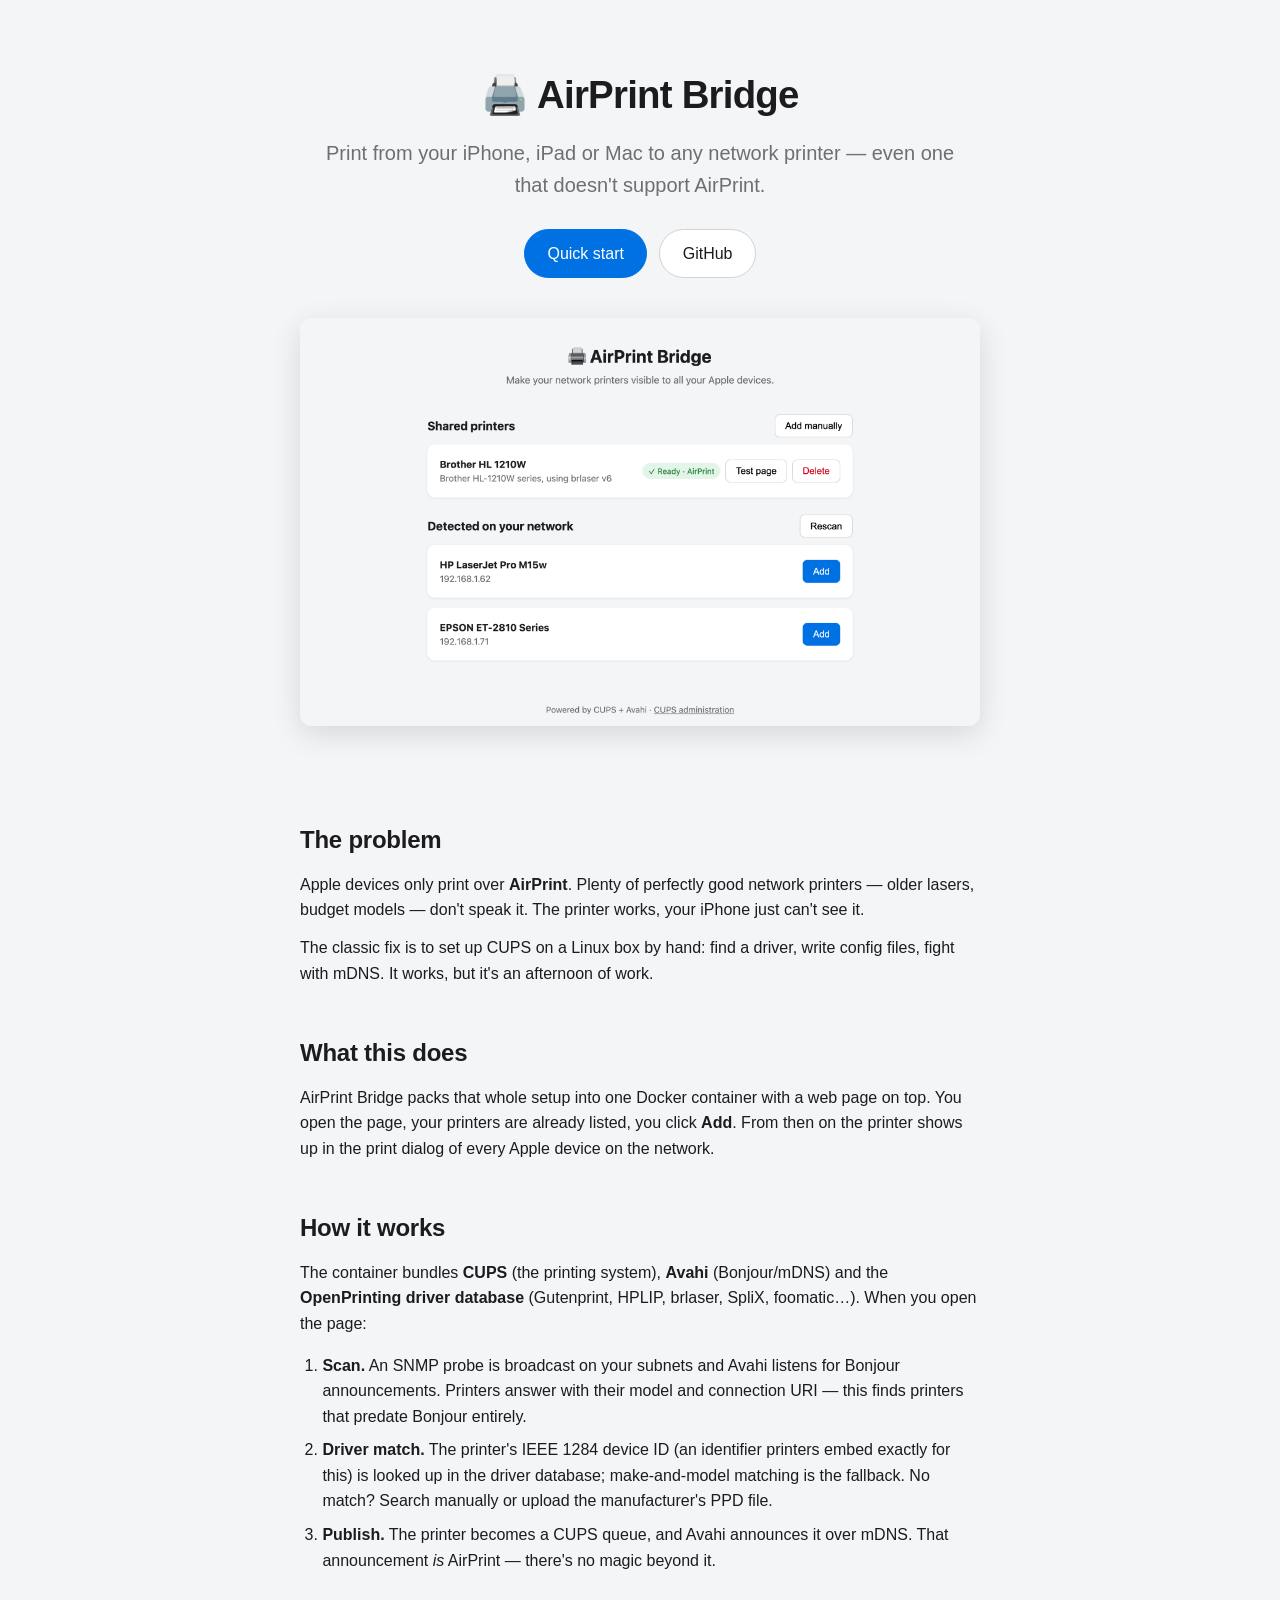
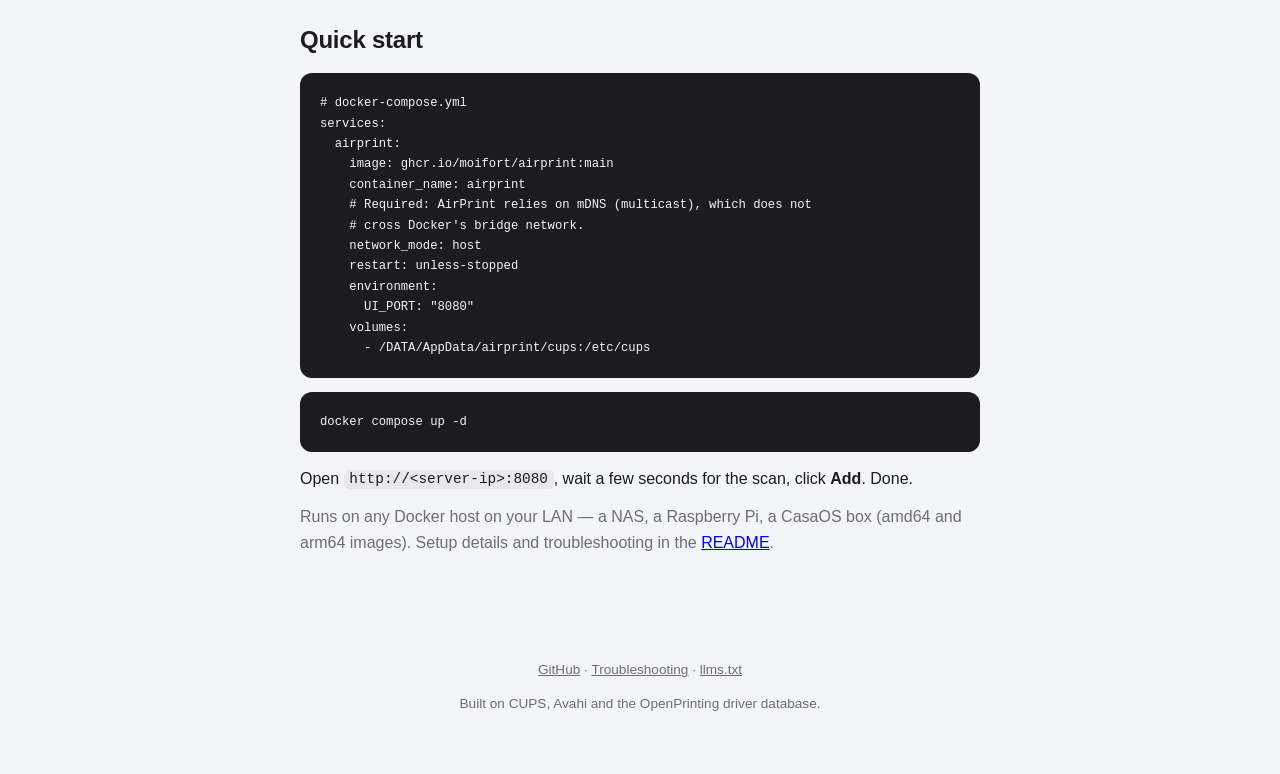
<file: docs/index.html>
<!doctype html>
<html lang="en">
<head>
  <meta charset="utf-8">
  <meta name="viewport" content="width=device-width, initial-scale=1">
  <title>AirPrint Bridge — print from your iPhone to any printer</title>
  <meta name="description" content="A Docker container that makes any network printer visible over AirPrint to your iPhone, iPad and Mac. Auto-detection, one-click setup.">
  <link rel="icon" href="data:image/svg+xml,<svg xmlns='http://www.w3.org/2000/svg' viewBox='0 0 100 100'><text y='.9em' font-size='90'>🖨️</text></svg>">
  <style>
    :root {
      --bg: #f4f5f7;
      --card: #ffffff;
      --text: #1c1c1e;
      --muted: #6e6e73;
      --accent: #0071e3;
      --accent-dark: #0058b3;
      --radius: 12px;
    }
    * { box-sizing: border-box; }
    body {
      margin: 0;
      font-family: -apple-system, BlinkMacSystemFont, "Segoe UI", Roboto, sans-serif;
      background: var(--bg);
      color: var(--text);
      line-height: 1.6;
    }
    main { max-width: 720px; margin: 0 auto; padding: 0 1.25rem 3rem; }
    .hero { text-align: center; padding: 4rem 0 2.5rem; }
    .hero h1 { font-size: 2.4rem; margin: 0; letter-spacing: -0.02em; }
    .hero .tagline { font-size: 1.25rem; color: var(--muted); margin: 0.75rem auto 1.75rem; max-width: 32em; }
    .buttons { display: flex; gap: 0.75rem; justify-content: center; flex-wrap: wrap; }
    .btn {
      display: inline-block;
      padding: 0.65rem 1.4rem;
      border-radius: 999px;
      text-decoration: none;
      font-size: 1rem;
      border: 1px solid #d2d2d7;
      background: var(--card);
      color: var(--text);
    }
    .btn.primary { background: var(--accent); border-color: var(--accent); color: #fff; }
    .btn:hover { background: #f0f0f2; }
    .btn.primary:hover { background: var(--accent-dark); }
    .screenshot {
      width: 100%;
      border-radius: var(--radius);
      box-shadow: 0 8px 30px rgb(0 0 0 / 12%);
      margin: 2.5rem 0 0;
    }
    h2 { font-size: 1.5rem; margin: 3rem 0 0.75rem; letter-spacing: -0.01em; }
    p { margin: 0.75rem 0; }
    ol, ul { padding-left: 1.4rem; }
    li { margin: 0.5rem 0; }
    code {
      font-family: ui-monospace, SFMono-Regular, Menlo, monospace;
      font-size: 0.9em;
      background: #e8e8ed;
      padding: 0.1em 0.4em;
      border-radius: 5px;
    }
    pre {
      background: #1c1c1e;
      color: #f4f5f7;
      padding: 1.25rem;
      border-radius: var(--radius);
      overflow-x: auto;
      font-size: 0.85rem;
      line-height: 1.5;
    }
    pre code { background: none; padding: 0; color: inherit; }
    .muted { color: var(--muted); }
    footer {
      text-align: center;
      color: var(--muted);
      font-size: 0.85rem;
      padding: 2rem 1rem 3rem;
    }
    footer a { color: var(--muted); }
  </style>
</head>
<body>
  <main>
    <div class="hero">
      <h1>🖨️ AirPrint Bridge</h1>
      <p class="tagline">Print from your iPhone, iPad or Mac to any network printer — even one that doesn't support AirPrint.</p>
      <div class="buttons">
        <a class="btn primary" href="#quick-start">Quick start</a>
        <a class="btn" href="https://github.com/moifort/airprint">GitHub</a>
      </div>
      <img class="screenshot" src="screenshot.png" alt="AirPrint Bridge web interface: shared printers and printers detected on the network, each with an Add button">
    </div>

    <h2>The problem</h2>
    <p>Apple devices only print over <strong>AirPrint</strong>. Plenty of perfectly good network printers — older lasers, budget models — don't speak it. The printer works, your iPhone just can't see it.</p>
    <p>The classic fix is to set up CUPS on a Linux box by hand: find a driver, write config files, fight with mDNS. It works, but it's an afternoon of work.</p>

    <h2>What this does</h2>
    <p>AirPrint Bridge packs that whole setup into one Docker container with a web page on top. You open the page, your printers are already listed, you click <strong>Add</strong>. From then on the printer shows up in the print dialog of every Apple device on the network.</p>

    <h2>How it works</h2>
    <p>The container bundles <strong>CUPS</strong> (the printing system), <strong>Avahi</strong> (Bonjour/mDNS) and the <strong>OpenPrinting driver database</strong> (Gutenprint, HPLIP, brlaser, SpliX, foomatic…). When you open the page:</p>
    <ol>
      <li><strong>Scan.</strong> An SNMP probe is broadcast on your subnets and Avahi listens for Bonjour announcements. Printers answer with their model and connection URI — this finds printers that predate Bonjour entirely.</li>
      <li><strong>Driver match.</strong> The printer's IEEE 1284 device ID (an identifier printers embed exactly for this) is looked up in the driver database; make-and-model matching is the fallback. No match? Search manually or upload the manufacturer's PPD file.</li>
      <li><strong>Publish.</strong> The printer becomes a CUPS queue, and Avahi announces it over mDNS. That announcement <em>is</em> AirPrint — there's no magic beyond it.</li>
    </ol>

    <h2 id="quick-start">Quick start</h2>
    <pre><code># docker-compose.yml
services:
  airprint:
    image: ghcr.io/moifort/airprint:main
    container_name: airprint
    # Required: AirPrint relies on mDNS (multicast), which does not
    # cross Docker's bridge network.
    network_mode: host
    restart: unless-stopped
    environment:
      UI_PORT: "8080"
    volumes:
      - /DATA/AppData/airprint/cups:/etc/cups</code></pre>
    <pre><code>docker compose up -d</code></pre>
    <p>Open <code>http://&lt;server-ip&gt;:8080</code>, wait a few seconds for the scan, click <strong>Add</strong>. Done.</p>
    <p class="muted">Runs on any Docker host on your LAN — a NAS, a Raspberry Pi, a CasaOS box (amd64 and arm64 images). Setup details and troubleshooting in the <a href="https://github.com/moifort/airprint#readme">README</a>.</p>
  </main>

  <footer>
    <p>
      <a href="https://github.com/moifort/airprint">GitHub</a> ·
      <a href="https://github.com/moifort/airprint#troubleshooting">Troubleshooting</a> ·
      <a href="llms.txt">llms.txt</a>
    </p>
    <p>Built on CUPS, Avahi and the OpenPrinting driver database.</p>
  </footer>
</body>
</html>
</file>
